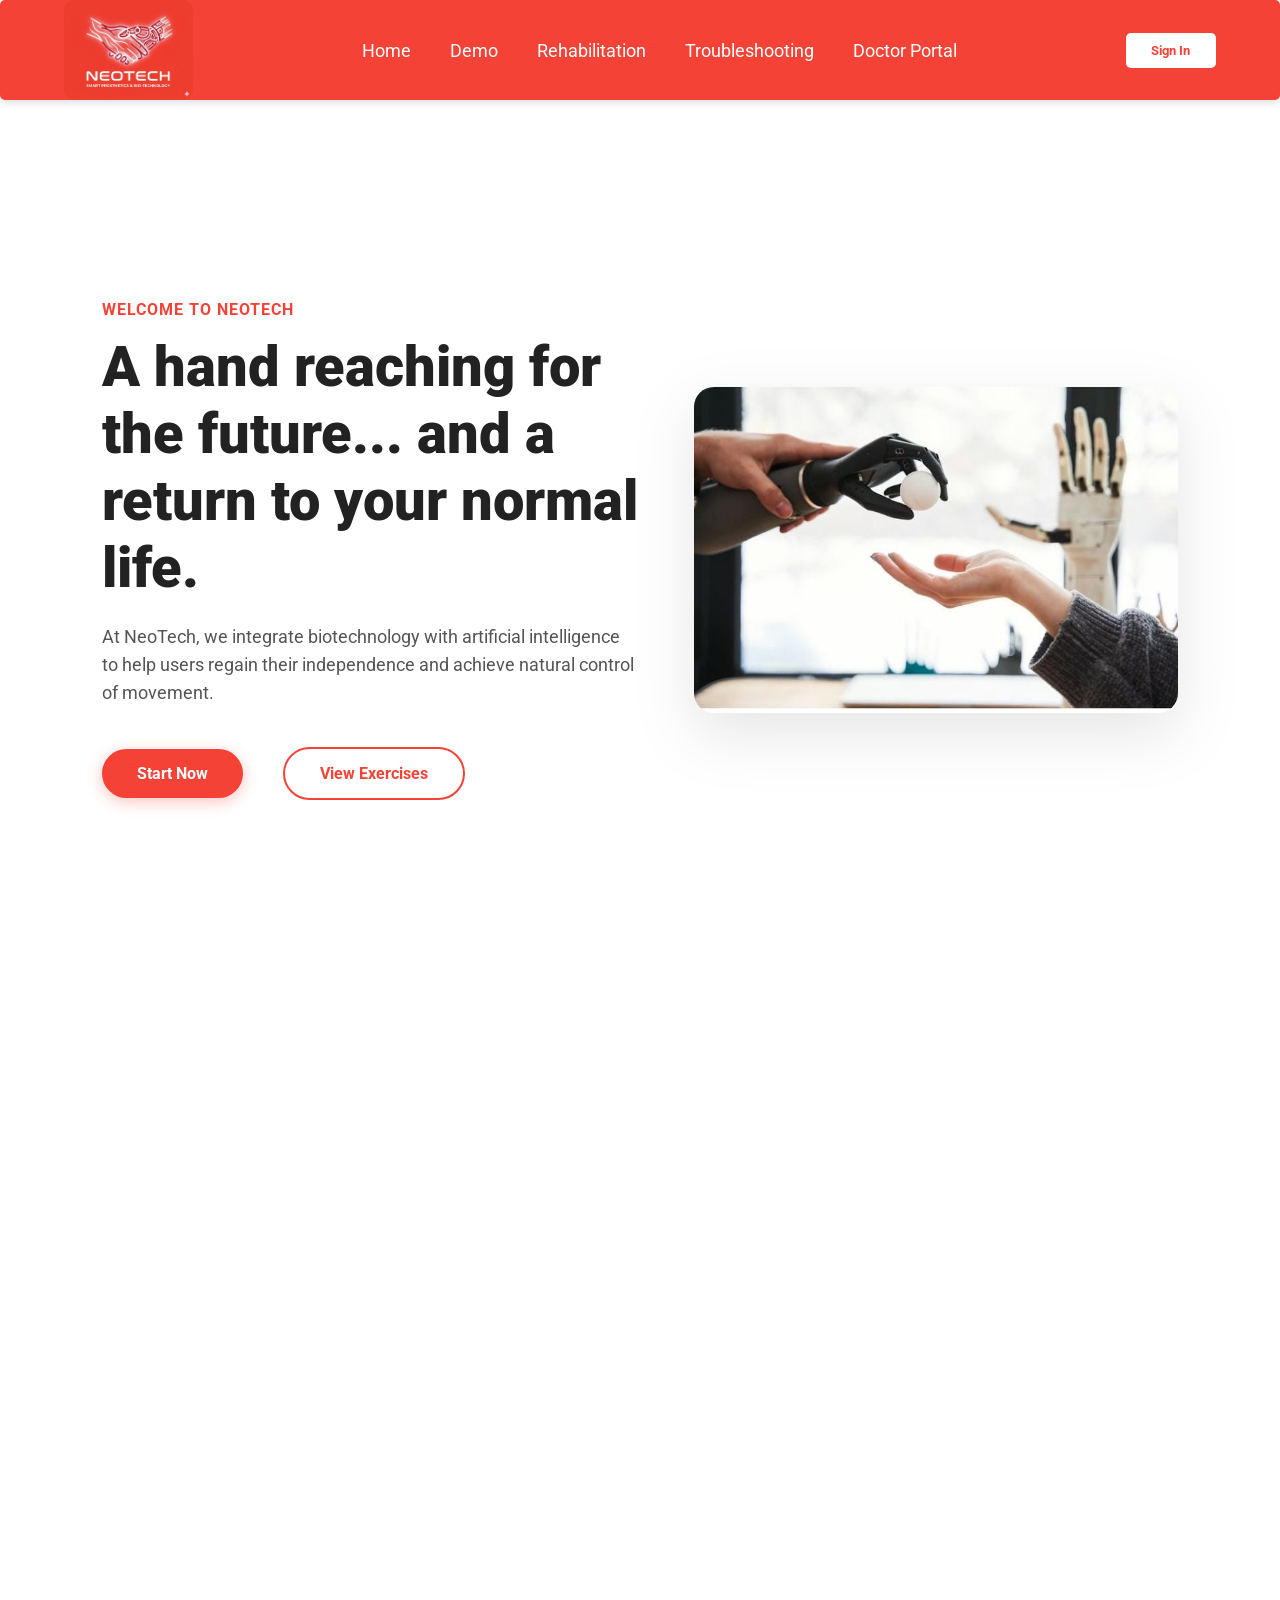
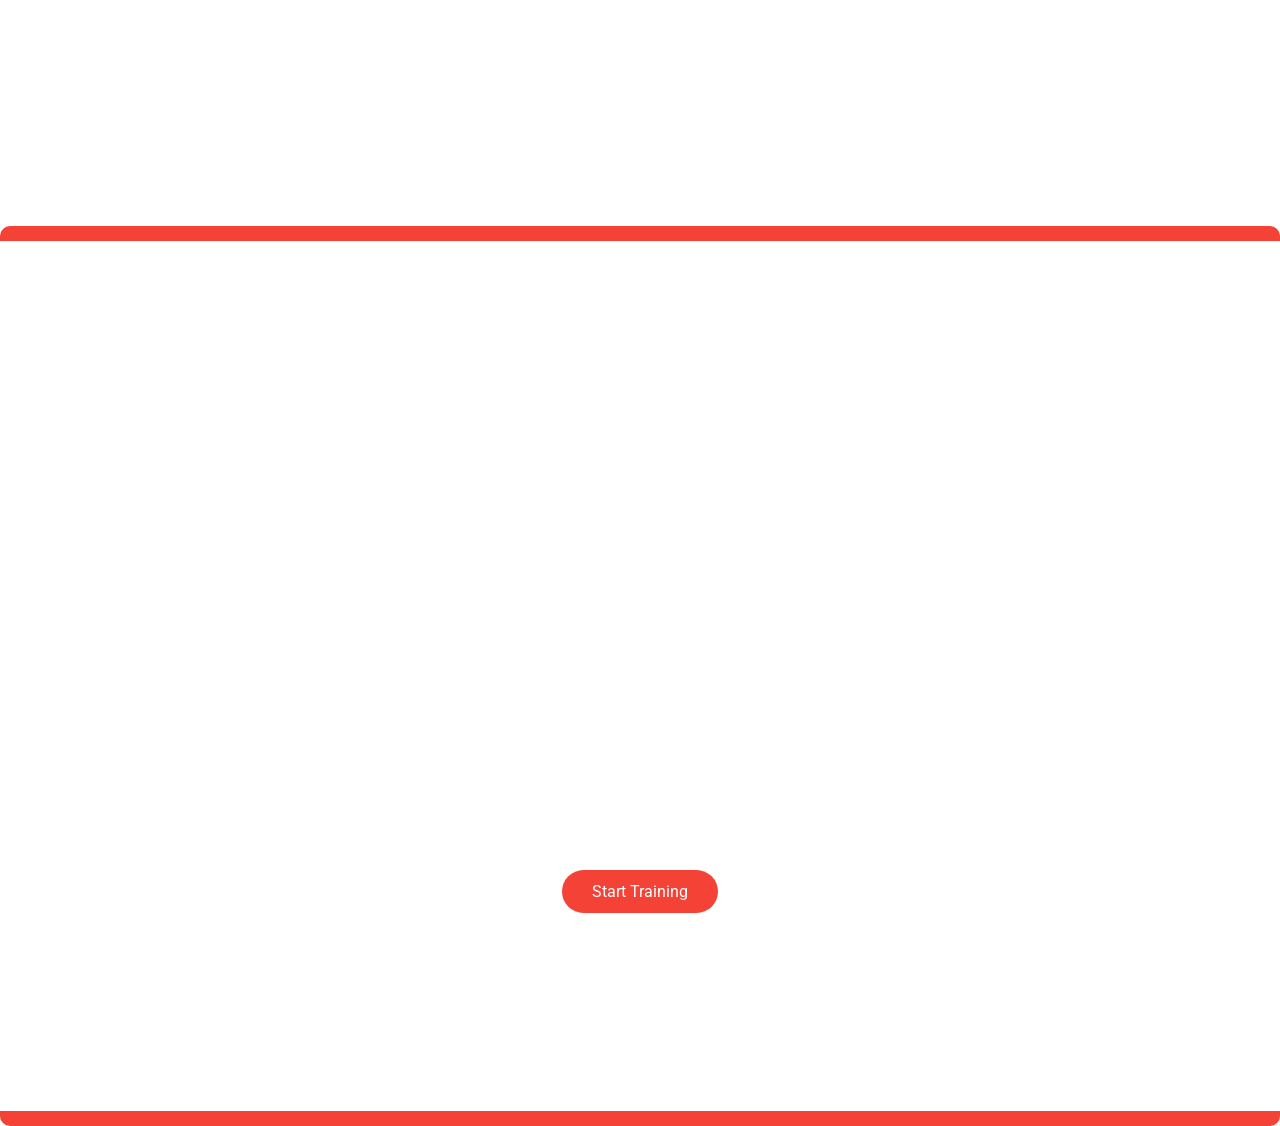
<file: index.html>
<!DOCTYPE html>
<html lang="en">
<head>
    <meta charset="UTF-8">
    <meta name="viewport" content="width=device-width, initial-scale=1.0">
    <title>NeoTech - Future of Mobility</title>
    
    <link rel="preconnect" href="https://fonts.googleapis.com">
    <link rel="preconnect" href="https://fonts.gstatic.com" crossorigin>
    <link href="https://fonts.googleapis.com/css2?family=Roboto:wght@100;300;400;700;900&display=swap" rel="stylesheet">
    
    <link rel="stylesheet" href="https://unpkg.com/aos@next/dist/aos.css" />
    <link rel="stylesheet" href="style.css">
</head>
<body>

    <div class="header">
        <img class="logo" src="./Gemini_Generated_Image_a367jga367jga367.png" alt="NeoTech Logo">
        
        <input type="checkbox" id="menu-toggle" class="menu-checkbox">
        <label for="menu-toggle" class="menu-icon">&#9776;</label>

        <div class="header-links">
            <ul class="nav-links"> 
                <li><a href="#">Home</a></li>
                <li><a href="#">Demo</a></li>
                <li><a href="#">Rehabilitation</a></li>
                <li><a href="#">Troubleshooting</a></li>
                <li><a href="#">Doctor Portal</a></li>
            </ul>
        </div>
        
        <div>
            <button class="btn">Sign In</button>
        </div>
    </div>

    <div class="landing-page">
        <div class="landing-page-section" data-aos="fade-right">
            <span>Welcome to NeoTech</span>
            <h2>A hand reaching for the future... and a return to your normal life.</h2>
            <p>
                At NeoTech, we integrate biotechnology with artificial intelligence to help users regain their independence and achieve natural control of movement.
            </p>
            <div class="cta-buttons">
                <button class="btn">Start Now</button>
                <br>
                <button class="btn">View Exercises</button>
            </div>
        </div>

        <div class="landing-page-images" data-aos="zoom-in" data-aos-delay="200">
            <img src="./image1.jfif" alt="Prosthetic Hand" class="box">
        </div>
    </div>

    <div class="video-section" data-aos="fade-up">
        <h2>Watch How The Smart Hand Works</h2>
        <div class="video-container">
            <iframe 
                src="https://player.cloudinary.com/embed/?cloud_name=dicavcfmf&public_id=Untitled_video_n2psh1" 
                width="640" 
                height="360" 
                style="height: auto; width: 100%; aspect-ratio: 640 / 360;" 
                allow="autoplay; fullscreen; encrypted-media; picture-in-picture" 
                allowfullscreen 
                frameborder="0">
            </iframe>
        </div>
    </div>

    <div class="section3">
       <div class="gain">
            <div class="gain-section" data-aos="fade-left"> 
                <h3 class="gain-title">What Will You Gain?</h3>
                <ul class="gain-list">
                    <li class="gain1"><span>✓</span> Improved neural signals</li>
                    <li class="gain2"><span>✓</span> Increased muscle strength</li>
                    <li class="gain3"><span>✓</span> Better movement control</li>
                    <li class="gain4"><span>✓</span> Faster response of the prosthetic hand</li>
                </ul>
            </div>
            <div class="image box" data-aos="flip-left" data-aos-delay="300">
                <img src="./WhatsApp Image 2026-04-26 at 7.45.40 AM.jpeg" alt="">
            </div>
       </div> 

        <div class="cta-section ">
            <a href="./vidoe.html" class="cta-button1">Start Training</a>
        </div>
    </div>

    <script src="https://unpkg.com/aos@next/dist/aos.js"></script>  
    <script type="text/javascript">
        AOS.init({
            duration: 1200, // سرعة الحركة (1.2 ثانية) عشان تبان احترافية
            easing: 'ease-in-out', // الحركة تبدأ وتنتهي بنعومة
            once: false, // خليتها false عشان لو طلع ونزل تاني الأنميشن يشتغل تاني
            mirror: true // الأنميشن يشتغل وأنت نازل وأنت طالع بالسكرول
        });
    </script> 

</body>
</html>
</file>
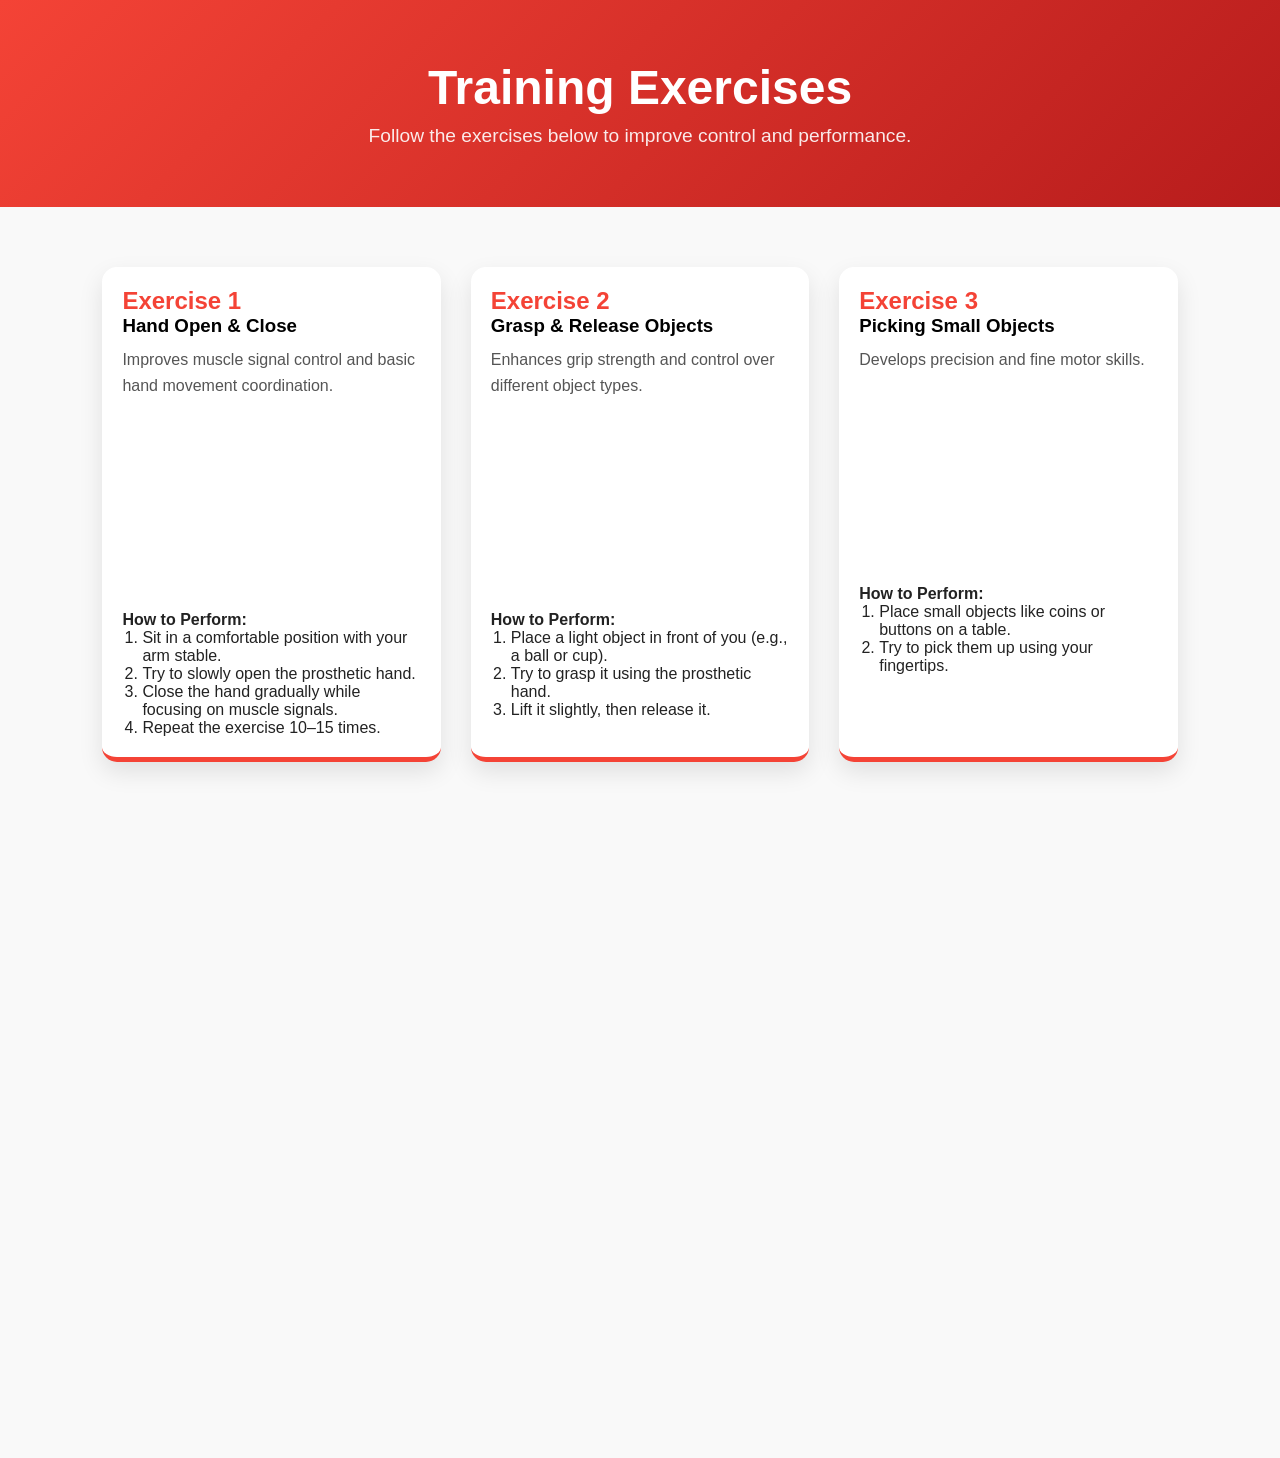
<file: vidoe.html>
<html lang="en">
<head>
    <meta charset="UTF-8">
    <meta name="viewport" content="width=device-width, initial-scale=1.0">
    <title>NeoTech - Training Exercises</title>
    <!-- CSS الخاص بك -->
    <link rel="stylesheet" href="stylevidoe.css">
    <!-- مكتبة AOS للأنيميشن -->
    <link rel="stylesheet" href="https://unpkg.com/aos@next/dist/aos.css" />
</head>

<body>

    <div class="header" data-aos="fade-down">
        <h1>Training Exercises</h1>
        <p>Follow the exercises below to improve control and performance.</p>
    </div>

    <div class="container">

        <!-- التمرين الأول: يدخل من اليمين -->
        <div class="exercise" data-aos="fade-right">
            <h2>Exercise 1</h2>
            <h3>Hand Open & Close</h3>
            <p>Improves muscle signal control and basic hand movement coordination.</p>
            <iframe src="https://player.cloudinary.com/embed/?cloud_name=dicavcfmf&public_id=Untitled_design_ag5y1s"></iframe>

            <h4>How to Perform:</h4>
            <ol>
                <li>Sit in a comfortable position with your arm stable.</li>
                <li>Try to slowly open the prosthetic hand.</li>
                <li>Close the hand gradually while focusing on muscle signals.</li>
                <li>Repeat the exercise 10–15 times.</li>
            </ol>
        </div>

        <!-- التمرين الثاني: يدخل من اليسار -->
        <div class="exercise" data-aos="fade-left">
            <h2>Exercise 2</h2>
            <h3>Grasp & Release Objects</h3>
            <p>Enhances grip strength and control over different object types.</p>
            <iframe src="https://player.cloudinary.com/embed/?cloud_name=dicavcfmf&public_id=download_myslp8"></iframe>

            <h4>How to Perform:</h4>
            <ol>
                <li>Place a light object in front of you (e.g., a ball or cup).</li>
                <li>Try to grasp it using the prosthetic hand.</li>
                <li>Lift it slightly, then release it.</li>
            </ol>
        </div>

        <!-- التمرين الثالث: يدخل بتأثير التكبير Zoom -->
        <div class="exercise" data-aos="zoom-in">
            <h2>Exercise 3</h2>
            <h3>Picking Small Objects</h3>
            <p>Develops precision and fine motor skills.</p>
            <iframe src="https://player.cloudinary.com/embed/?cloud_name=dicavcfmf&public_id=download_1_t9sj09"></iframe>

            <h4>How to Perform:</h4>
            <ol>
                <li>Place small objects like coins or buttons on a table.</li>
                <li>Try to pick them up using your fingertips.</li>
            </ol>
        </div>

        <!-- التمرين الرابع: يظهر للأعلى مع تأخير بسيط -->
        <div class="exercise" data-aos="fade-up" data-aos-delay="200">
            <h2>Exercise 4</h2>
            <h3>Grip Force Control</h3>
            <p>Trains the user to control pressure and avoid damaging objects.</p>
            <iframe src="https://player.cloudinary.com/embed/?cloud_name=dicavcfmf&public_id=download_2_rpvjyr"></iframe>
        </div>

        <!-- التمرين الخامس: يظهر للأعلى -->
        <div class="exercise" data-aos="fade-up">
            <h2>Exercise 5</h2>
            <h3>Daily Activities</h3>
            <p>Helps integrate the prosthetic hand into daily life activities.</p>
            <iframe src="https://player.cloudinary.com/embed/?cloud_name=dicavcfmf&public_id=download_3_isoms7"></iframe>
        </div>

    </div>

    <div class="footer-cta" data-aos="fade-up">
        <a href="#">Start Training Now</a>
        <a href="./index.html">Go Back</a>
    </div>

    <!-- مكتبة AOS JS -->
    <script src="https://unpkg.com/aos@next/dist/aos.js"></script>
    <script>
        // إعدادات الأنيميشن لتكون ناعمة ومكررة عند الصعود والنزول
        AOS.init({
            duration: 1000,     // مدة الحركة بالملي ثانية
            once: false,        // false تجعل الأنيميشن يتكرر كلما مررت عليه
            mirror: true,       // الحركة تعمل أثناء الصعود أيضاً
            offset: 120,        // يبدأ الأنيميشن قبل ظهور العنصر بمسافة بسيطة
            easing: 'ease-in-out'
        });
    </script>

</body
</file>
<file: style.css>
@import url('https://fonts.googleapis.com/css2?family=Oswald:wght@200..700&family=Roboto:ital,wght@0,100..900;1,100..900&display=swap');
* {
    margin: 0;
    padding: 0;
    box-sizing: border-box;
    font-family: 'Roboto', sans-serif; 
}

body {
    overflow-x: hidden;
}

.header {
    display: flex;
    justify-content: space-between;
    align-items: center;
    padding: 0 5%; 
    box-shadow: 0 4px 6px rgba(0,0,0,0.1); 
    height: 100px;
    background-color: #F44336;
    color: white;
    border-radius: 5px;
    position: relative;
    z-index: 1000;
}

ul {
    display: flex;
    justify-content: space-evenly;
    align-items: center;
    gap: 15px; 
    list-style: none;
}

a {
    text-decoration: none;
    color: white;
    font-size: 18px; 
    padding: 8px 12px; 
    border-radius: 8px;
    transition: all 0.3s ease; 
}

a:hover {
    background-color: #3d0703;
    transform: translateY(-2px); 
}

.logo {
    height: 100px; 
    margin-left: 0px;
    border-radius: 10px;
}

.header .btn {
    width: 90px;
    height: 35px;
    border: none;
    background-color: white;
    border-radius: 5px;
    cursor: pointer;
    font-weight: bold;
    color: #F44336;
}

.header .btn:hover {
    color: white;
    background-color: #3d0703;
}

.menu-icon, .menu-checkbox {
    display: none;
}

.landing-page {
    height: 100vh;
    display: flex;
    align-items: center; 
    justify-content: space-between; 
    padding: 0 8%;
    background-color: #ffffff;
}

.landing-page-section {
    flex: 1;
    max-width: 600px;
}

.landing-page-section span {
    color: #F44336;
    font-weight: 700;
    text-transform: uppercase;
    letter-spacing: 1px;
    display: block;
    margin-bottom: 15px;
}

.landing-page-section h2 {
    font-size: 3.5rem;
    line-height: 1.2;
    color: #222;
    margin-bottom: 20px;
    font-weight: 900;
}

.landing-page-section p {
    font-size: 1.1rem;
    color: #555;
    line-height: 1.6;
    margin-bottom: 40px;
}

.cta-buttons {
    display: flex;
    gap: 20px;
    align-items: center;
}

.cta-buttons .btn {
    padding: 15px 35px;
    font-size: 16px;
    font-weight: bold;
    cursor: pointer;
    border-radius: 50px;
    transition: 0.3s;
}

.cta-buttons .btn:first-child {
    background-color: #F44336;
    color: white;
    border: none;
    box-shadow: 0 4px 15px rgba(244, 67, 54, 0.3);
}

.cta-buttons .btn:first-child:hover {
    background-color: #3d0703;
    transform: scale(1.05);
}

.cta-buttons .btn:last-child {
    background-color: transparent;
    color: #F44336;
    border: 2px solid #F44336;
}

.cta-buttons .btn:last-child:hover {
    background-color: #F44336;
    color: white;
}

.landing-page-images {
    flex: 1;
    display: flex;
    justify-content: flex-end;
}

.landing-page-images img {
    max-width: 90%;
    height: auto;
    border-radius: 20px;
    filter: drop-shadow(0 20px 30px rgba(0,0,0,0.1));
}

.video-section {
    padding: 100px 8%;
    background-color: #f9f9f9;
    text-align: center;
}

.video-section h2 {
    font-size: 2.5rem;
    margin-bottom: 50px;
    color: #222;
    position: relative;
}

.video-section h2::after {
    content: '';
    display: block;
    width: 60px;
    height: 4px;
    background: #F44336;
    margin: 15px auto 0;
    border-radius: 2px;
}

.video-container {
    max-width: 900px;
    margin: 0 auto;
    border-radius: 20px;
    overflow: hidden; 
    box-shadow: 0 15px 50px rgba(0,0,0,0.15);
}
.section3 {
    min-height: 100vh;
    display: flex;
    flex-direction: column;
    justify-content: center;
    align-items: center;
    padding: 80px 8%;
    background: #fff;
    border-bottom: 15px solid #F44336;
    border-top: 15px solid #F44336;
    border-radius: 10px;

}

/* layout (text + image جنب بعض) */
.gain {
    margin-top: -19px;
    display: flex;
    justify-content: center;
    align-items: center;
    gap: 40px;
   
}

/* text container */
.gain-section {
    max-width: 600px;
    width: 100%;
}

/* title */
.gain-title {
    font-size: 2.8rem;
    color: #222;
    margin-bottom: 30px;
    font-weight: 800;
    text-align: center;
}

/* list */
.gain-list {
    display: flex;
    flex-direction: column;
    gap: 20px;
}

/* items */
.gain-list li {
    display: flex;
    align-items: center;
    gap: 15px;
    padding: 15px 20px;
    border-radius: 12px;
    background-color: #f9f9f9;
    border-left: 6px solid #F44336;
    border-bottom: 4px solid #F44336;
    font-size: 18px;
    width: 100%;
    max-width: 450px;
    transition: 0.3s;
}

.gain-list li:hover {
    transform: translateX(10px);
    background-color: #fff;
    box-shadow: 0 10px 25px rgba(0,0,0,0.1);
}

/* icon */
.gain-list li span {
    display: flex;
    justify-content: center;
    align-items: center;
    width: 35px;
    height: 35px;
    background-color: #F44336;
    color: white;
    border-radius: 50%;
    font-size: 16px;
    flex-shrink: 0;
}
.image {
     border-bottom: 5px solid #222;
}
/* image */
.image img {
    max-width: 800px;
    margin-top: 100px;
    width: 100%;
    border-radius: 20px;
    filter: drop-shadow(0 20px 30px rgba(0,0,0,0.1));
   
    
}

/* warning */
.warning-section {
    margin-top: 40px;
    text-align: center;
}

.warning-text {
    color: #555;
    font-size: 16px;
}

/* button */
.cta-section {
    margin-top: 30px;
}

.cta-button1 {
    padding: 12px 30px;
    border: none;
    background-color: #F44336;
    color: white;
    border-radius: 30px;
    font-size: 16px;
    cursor: pointer;
    transition: 0.3s;
    width: 30rem;
    margin-top: 5px;
}

.cta-button1:hover {
    background-color: #3d0703;
    transform: scale(1.05);
}
@media (max-width: 768px) {
    .gain-list li {
        margin-left: 0 !important;
        max-width: 100%;
    }
    .image img {
        max-width: 300px;
        margin-top: -10px;
    }

    .gain-title {
        font-size: 2.2rem;
    }
    .gain{
        flex-wrap: wrap;
    }
}
@media (min-width: 1440px) {
    .header, .landing-page, .video-section {
        padding: 0 15%;
    }
}

@media (max-width: 1024px) {
    .landing-page-section h2 {
        font-size: 2.8rem;
    }
    .header { height: 80px; }
    .logo { height: 70px; }
}

@media (max-width: 768px) {
    .menu-icon {
        display: block;
        font-size: 30px;
        cursor: pointer;
        color: white;
        order: 2;
    }
    .logo { height: 60px; order: 1; display: none; }
    .header div:last-child { order: 3; }

    .header-links {
        display: none;
        position: absolute;
        top: 100%;
        left: 0;
        width: 50%;
        text-align: center;
        background-color: #F44336;
        padding: 20px;
        box-shadow: 0 8px 10px rgba(0,0,0,0.1);
    }

    .nav-links {
        flex-direction: column;
        align-items: center;
        gap: 15px;
    }

    .menu-checkbox:checked ~ .header-links {
        display: block;
    }

    .landing-page {
        flex-direction: column;
        text-align: center;
        height: auto;
        padding: 120px 5% 50px 5%;
    }

    .landing-page-section { margin-bottom: 50px; }
    .landing-page-section h2 { font-size: 2.2rem; }
    .cta-buttons { justify-content: center; }
    .landing-page-images { justify-content: center; width: 100%; }
    
    .video-section { padding: 60px 5%; }
}

@media (max-width: 480px) {
    .cta-buttons { flex-direction: column; }
    .cta-buttons .btn { width: 100%; }
}
</file>
<file: stylevidoe.css>
:root {
    --main-color: #F44336;
    --main-dark: #b71c1c;
    --text-dark: #222;
    --text-light: #555;
    --bg-light: #f9f9f9;
    --white: #ffffff;
}

/* RESET */
* {
    margin: 0;
    padding: 0;
    box-sizing: border-box;
    font-family: 'Roboto', sans-serif; 
}

body {
    background-color: var(--bg-light);
    overflow-x: hidden;
}

/* HEADER */
.header {
    text-align: center;
    padding: 60px 20px;
    background: linear-gradient(135deg, var(--main-color), var(--main-dark));
    color: var(--white);
}

.header h1 {
    font-size: 3rem;
    margin-bottom: 10px;
}

.header p {
    font-size: 1.2rem;
    opacity: 0.9;
}

/* CONTAINER */
.container {
    padding: 60px 8%;
    display: grid;
    grid-template-columns: repeat(auto-fit, minmax(320px, 1fr));
    gap: 30px;
}

/* CARD */
.exercise {
    background: var(--white);
    padding: 20px;
    border-radius: 15px;
    box-shadow: 0 10px 25px rgba(0,0,0,0.1);
    transition: 0.3s;
    border-bottom: 5px solid var(--main-color);
}

.exercise:hover {
    transform: translateY(-8px);
    box-shadow: 0 15px 35px rgba(0,0,0,0.15);
}

/* TITLES */
.exercise h2 {
    color: var(--main-color);
}

.exercise h3 {
    margin-bottom: 10px;
}

.exercise h4 {
    margin-top: 15px;
    color: var(--text-dark);
}

/* VIDEO */
.exercise iframe {
    width: 100%;
    aspect-ratio: 16/9;
    border-radius: 10px;
    margin: 15px 0;
    border: none;
}

/* TEXT */
.exercise p {
    color: var(--text-light);
    line-height: 1.6;
}

/* LISTS */
.exercise ul, 
.exercise ol {
    margin-left: 20px;
    color: var(--text-dark);
}

/* HR */
hr {
    display: none;
}
.footer-cta {
    text-align: center;
    padding: 50px 20px;
}

.footer-cta a {
    display: inline-block;
    margin-right: 10px;
    padding: 15px 35px;
    background-color: #F44336;
    color: white;
    text-decoration: none;
    border-radius: 30px;
    font-weight: bold;
    transition: 0.3s;
    width: 300px;
}

.footer-cta a:hover {
    background-color: #3d0703;
    transform: scale(1.05);
}
.footer-cta a[href="./index.html"] {
    background-color: transparent;
    color: #F44336;
    border: 2px solid #F44336;
}

.footer-cta a[href="./index.html"]:hover {
    color: white;
    background-color: #3d0703;
}

/* RESPONSIVE */
@media (max-width: 768px) {
    .header h1 {
        font-size: 2.2rem;
    }
}
@media (max-width: 914px) {
    .footer-cta a{
        margin-bottom: 10px;
    }
}
</file>
